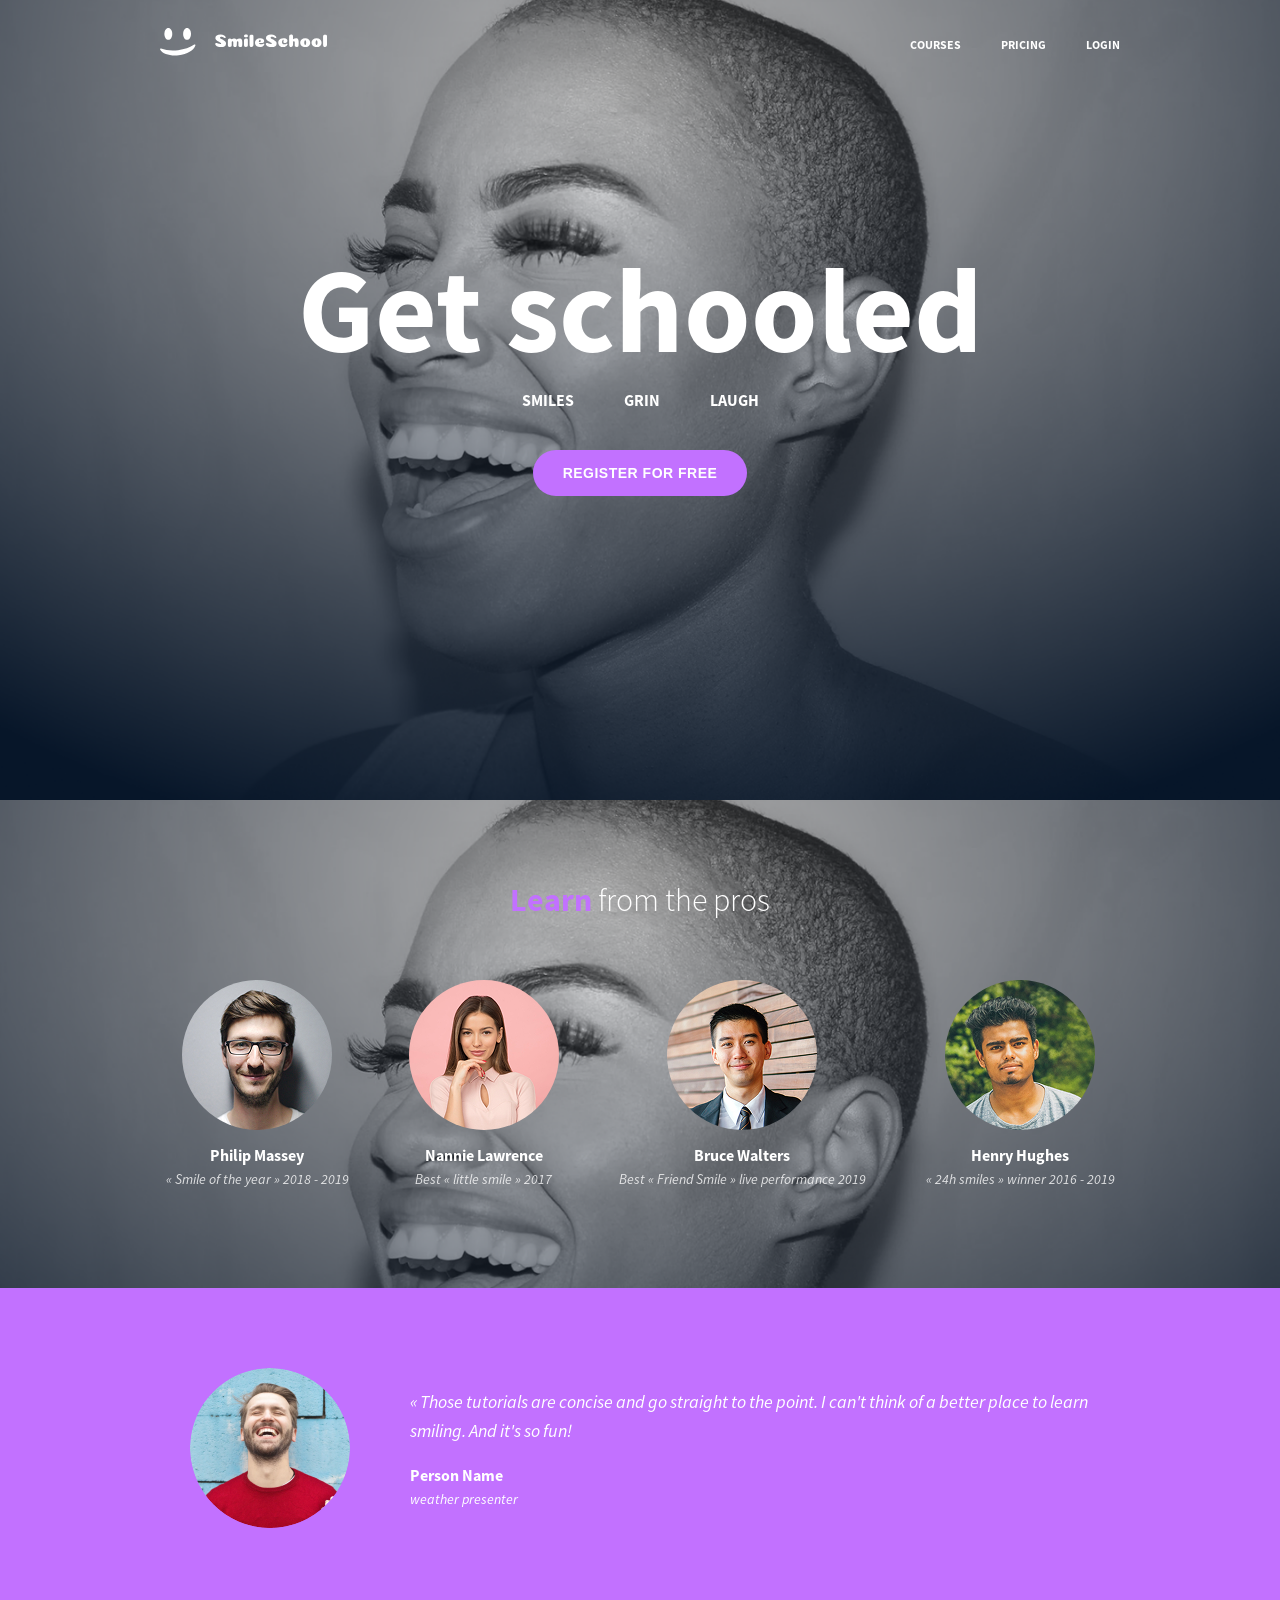
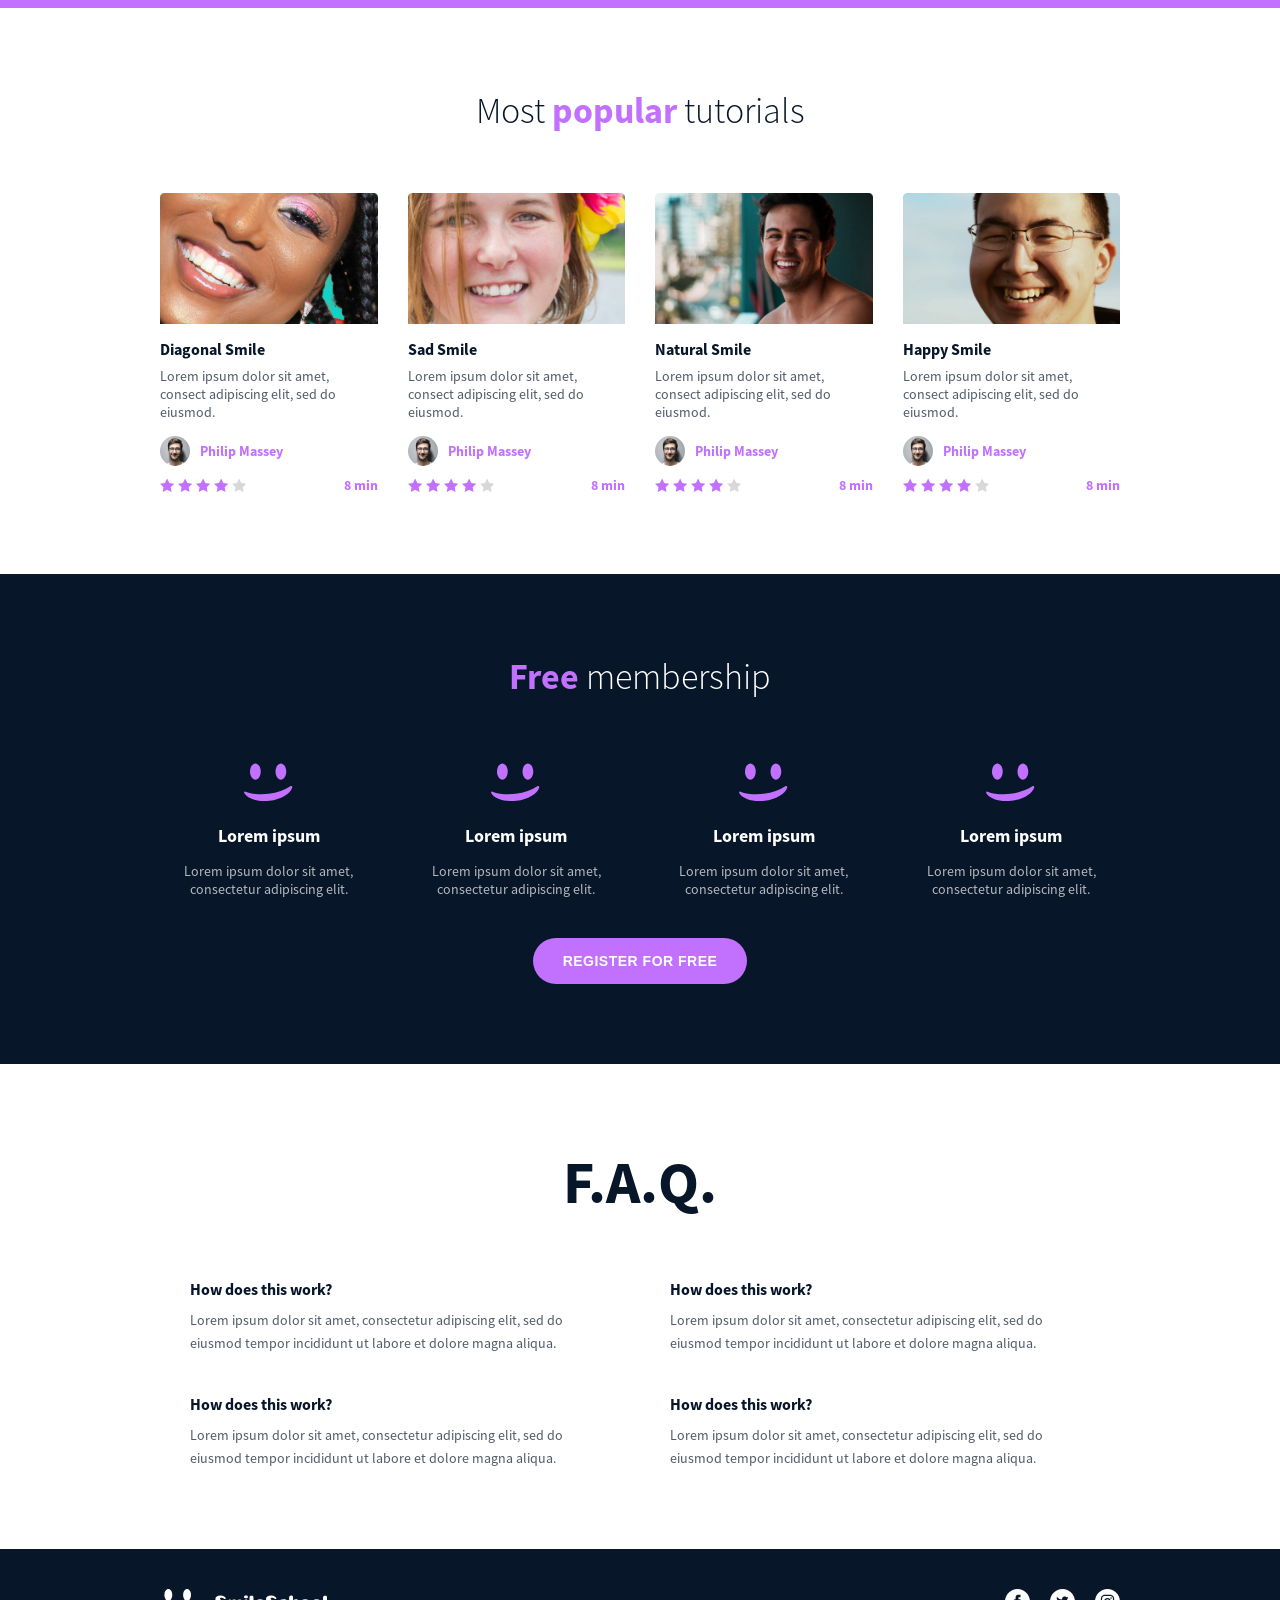
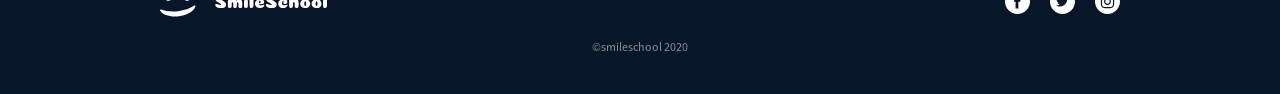
<file: css_advanced/task_2/index.html>
<!DOCTYPE html>
<html lang="en">
<head>
    <meta charset="UTF-8">
    <meta name="viewport" content="width=device-width, initial-scale=1.0">
    <title>School Page</title>
    <link rel="stylesheet" href="https://fonts.googleapis.com/css2?family=Source+Sans+Pro:ital,wght@0,300;0,400;0,700;1,400&display=swap">
    <link rel="stylesheet" href="styles.css">
</head>
<body>
    <header>
        <a href="/" class="logo">
            <img src="../assets/logo.svg" alt="Logo">
        </a>
        <nav>
            <a href="/">COURSES</a>
            <a href="/">PRICING</a>
            <a href="/">LOGIN</a>
        </nav>
    </header>

    <main>
        <section class="hero">
            <div class="hero-content">
                <h1>Get schooled</h1>
                <p class="keywords">
                    <span>SMILES</span>
                    <span>GRIN</span>
                    <span>LAUGH</span>
                </p>
                <button class="btn-primary">REGISTER FOR FREE</button>
            </div>
        </section>

        <section class="pros">
            <h2><span class="purple-word">Learn</span> from the pros</h2>
            <div class="people">
                <div class="pro-card">
                    <img src="../assets/profile_1.png" alt="Person" class="round-image">
                    <h3>Philip Massey</h3>
                    <p class="subtitle">« Smile of the year » 2018 - 2019</p>
                </div>
                <div class="pro-card">
                    <img src="../assets/profile_2.png" alt="Person" class="round-image">
                    <h3>Nannie Lawrence</h3>
                    <p class="subtitle">Best « little smile » 2017</p>
                </div>
                <div class="pro-card">
                    <img src="../assets/profile_3.png" alt="Person" class="round-image">
                    <h3>Bruce Walters</h3>
                    <p class="subtitle">Best « Friend Smile » live performance 2019</p>
                </div>
                <div class="pro-card">
                    <img src="../assets/profile_4.png" alt="Person" class="round-image">
                    <h3>Henry Hughes</h3>
                    <p class="subtitle">« 24h smiles » winner 2016 - 2019</p>
                </div>
            </div>
        </section>

        <section class="author">
            <div>
                <img src="../assets/author.png" alt="Person">
                <div>
                    <blockquote>« Those tutorials are concise and go straight to the point. I can't think of a better place to learn smiling. And it's so fun!</blockquote>
                    <p class="name">Person Name</p>
                    <p class="occupation">weather presenter</p>
                </div>
            </div>
        </section>

        <section class="tutorials">
            <h1>Most <span class="purple-word">popular</span> tutorials</h1>
            <div class="group">
                <div class="item">
                    <img src="../assets/preview_1.png" alt="Tutorial Preview">
                    <h2>Diagonal Smile</h2>
                    <p class="desc">Lorem ipsum dolor sit amet, consect adipiscing elit, sed do eiusmod.</p>
                    <div class="publisher">
                        <img src="../assets/profile_1.png" alt="Person" class="round-image">
                        <h3>Philip Massey</h3>
                    </div>
                    <div class="review-length">
                        <div class="stars">
                            <img src="../assets/star_a.svg" alt="Star Full">
                            <img src="../assets/star_a.svg" alt="Star Full">
                            <img src="../assets/star_a.svg" alt="Star Full">
                            <img src="../assets/star_a.svg" alt="Star Full">
                            <img src="../assets/star_b.svg" alt="Star Empty">
                        </div>
                        <p class="length">8 min</p>
                    </div>
                </div>
                <div class="item">
                    <img src="../assets/preview_2.png" alt="Tutorial Preview">
                    <h2>Sad Smile</h2>
                    <p class="desc">Lorem ipsum dolor sit amet, consect adipiscing elit, sed do eiusmod.</p>
                    <div class="publisher">
                        <img src="../assets/profile_1.png" alt="Person" class="round-image">
                        <h3>Philip Massey</h3>
                    </div>
                    <div class="review-length">
                        <div class="stars">
                            <img src="../assets/star_a.svg" alt="Star Full">
                            <img src="../assets/star_a.svg" alt="Star Full">
                            <img src="../assets/star_a.svg" alt="Star Full">
                            <img src="../assets/star_a.svg" alt="Star Full">
                            <img src="../assets/star_b.svg" alt="Star Empty">
                        </div>
                        <p class="length">8 min</p>
                    </div>
                </div>
                <div class="item">
                    <img src="../assets/preview_3.png" alt="Tutorial Preview">
                    <h2>Natural Smile</h2>
                    <p class="desc">Lorem ipsum dolor sit amet, consect adipiscing elit, sed do eiusmod.</p>
                    <div class="publisher">
                        <img src="../assets/profile_1.png" alt="Person" class="round-image">
                        <h3>Philip Massey</h3>
                    </div>
                    <div class="review-length">
                        <div class="stars">
                            <img src="../assets/star_a.svg" alt="Star Full">
                            <img src="../assets/star_a.svg" alt="Star Full">
                            <img src="../assets/star_a.svg" alt="Star Full">
                            <img src="../assets/star_a.svg" alt="Star Full">
                            <img src="../assets/star_b.svg" alt="Star Empty">
                        </div>
                        <p class="length">8 min</p>
                    </div>
                </div>
                <div class="item">
                    <img src="../assets/preview_4.png" alt="Tutorial Preview">
                    <h2>Happy Smile</h2>
                    <p class="desc">Lorem ipsum dolor sit amet, consect adipiscing elit, sed do eiusmod.</p>
                    <div class="publisher">
                        <img src="../assets/profile_1.png" alt="Person" class="round-image">
                        <h3>Philip Massey</h3>
                    </div>
                    <div class="review-length">
                        <div class="stars">
                            <img src="../assets/star_a.svg" alt="Star Full">
                            <img src="../assets/star_a.svg" alt="Star Full">
                            <img src="../assets/star_a.svg" alt="Star Full">
                            <img src="../assets/star_a.svg" alt="Star Full">
                            <img src="../assets/star_b.svg" alt="Star Empty">
                        </div>
                        <p class="length">8 min</p>
                    </div>
                </div>
            </div>
        </section>

        <section class="memberships">
            <h1><span class="purple-word">Free</span> membership</h1>
            <div class="members">
                <div class="member">
                    <img src="../assets/smile.svg" alt="Smile">
                    <h2>Lorem ipsum</h2>
                    <p>Lorem ipsum dolor sit amet, consectetur adipiscing elit.</p>
                </div>
                <div class="member">
                    <img src="../assets/smile.svg" alt="Smile">
                    <h2>Lorem ipsum</h2>
                    <p>Lorem ipsum dolor sit amet, consectetur adipiscing elit.</p>
                </div>
                <div class="member">
                    <img src="../assets/smile.svg" alt="Smile">
                    <h2>Lorem ipsum</h2>
                    <p>Lorem ipsum dolor sit amet, consectetur adipiscing elit.</p>
                </div>
                <div class="member">
                    <img src="../assets/smile.svg" alt="Smile">
                    <h2>Lorem ipsum</h2>
                    <p>Lorem ipsum dolor sit amet, consectetur adipiscing elit.</p>
                </div>
            </div>
            <button class="btn-primary">REGISTER FOR FREE</button>
        </section>

        <section class="faq">
            <h1>F.A.Q.</h1>
            <div class="faq-bloc">
                <div class="faq-row">
                    <div class="faq-item">
                        <h2>How does this work?</h2>
                        <p>Lorem ipsum dolor sit amet, consectetur adipiscing elit, sed do eiusmod tempor incididunt ut labore et dolore magna aliqua.</p>
                    </div>
                    <div class="faq-item">
                        <h2>How does this work?</h2>
                        <p>Lorem ipsum dolor sit amet, consectetur adipiscing elit, sed do eiusmod tempor incididunt ut labore et dolore magna aliqua.</p>
                    </div>
                </div>
                <div class="faq-row">
                    <div class="faq-item">
                        <h2>How does this work?</h2>
                        <p>Lorem ipsum dolor sit amet, consectetur adipiscing elit, sed do eiusmod tempor incididunt ut labore et dolore magna aliqua.</p>
                    </div>
                    <div class="faq-item">
                        <h2>How does this work?</h2>
                        <p>Lorem ipsum dolor sit amet, consectetur adipiscing elit, sed do eiusmod tempor incididunt ut labore et dolore magna aliqua.</p>
                    </div>
                </div>
            </div>
        </section>
    </main>

    <footer>
        <div class="footer-all">
            <div class="logos">
                <img src="../assets/logo.svg" alt="Logo">
                <div class="socials">
                    <a href="/"><img src="../assets/icon_facebook.svg" alt="Facebook"></a>
                    <a href="/"><img src="../assets/icon_twitter.svg" alt="Twitter"></a>
                    <a href="/"><img src="../assets/icon_instagram.svg" alt="Instagram"></a>
                </div>
            </div>
            <p>©smileschool 2020</p>
        </div>
    </footer>
</body>
</html>
</file>
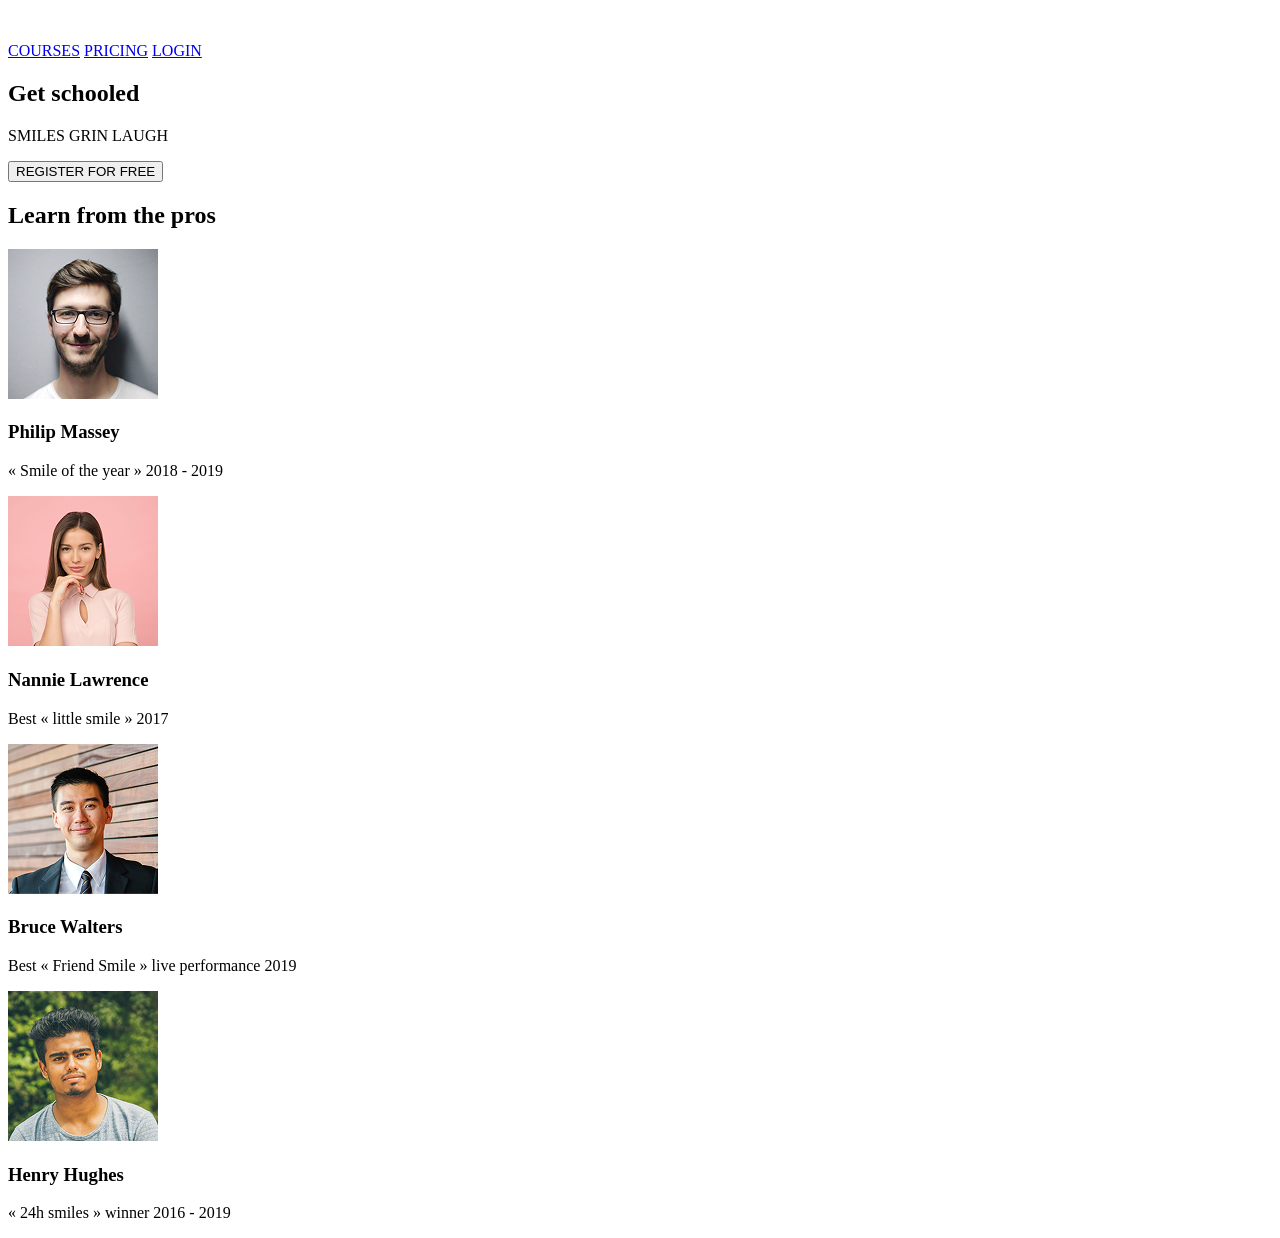
<file: html_advanced/task_1/index.html>
<!DOCTYPE html>
<html lang="en">
<head>
    <meta charset="UTF-8">
    <meta name="viewport" content="width=device-width, initial-scale=1.0">
    <title>School Page</title>
</head>
<body>
    <header>
        <a href="/">
            <img src="../assets/logo.svg" alt="Logo">
        </a>
        <div>
            <a href="/">COURSES</a>
            <a href="/">PRICING</a>
            <a href="/">LOGIN</a>
        </div>
    </header>
    <main>
        <section class="hero">
            <div class="title">
                <h1>Get schooled</h1>
                <p>SMILES GRIN LAUGH</p>
                <button>REGISTER FOR FREE</button>
            </div>
            <div class="pros">
                <h2><span class="purple-word">Learn</span> from the pros</h2>
                <div class="people">
                    <div>
                        <img src="../assets/profile_1.png" alt="Person" class="round-image">
                        <h3>Philip Massey</h3>
                        <p>« Smile of the year » 2018 - 2019</p>
                    </div>
                    <div>
                        <img src="../assets/profile_2.png" alt="Person" class="round-image">
                        <h3>Nannie Lawrence</h3>
                        <p>Best « little smile » 2017</p>
                    </div>
                    <div>
                        <img src="../assets/profile_3.png" alt="Person" class="round-image">
                        <h3>Bruce Walters</h3>
                        <p>Best « Friend Smile » live performance 2019</p>
                    </div>
                    <div>
                        <img src="../assets/profile_4.png" alt="Person" class="round-image">
                        <h3>Henry Hughes</h3>
                        <p>« 24h smiles » winner 2016 - 2019</p>
                    </div>
                </div>
            </div>
        </section>
    </main>
</body>
</html>
</file>
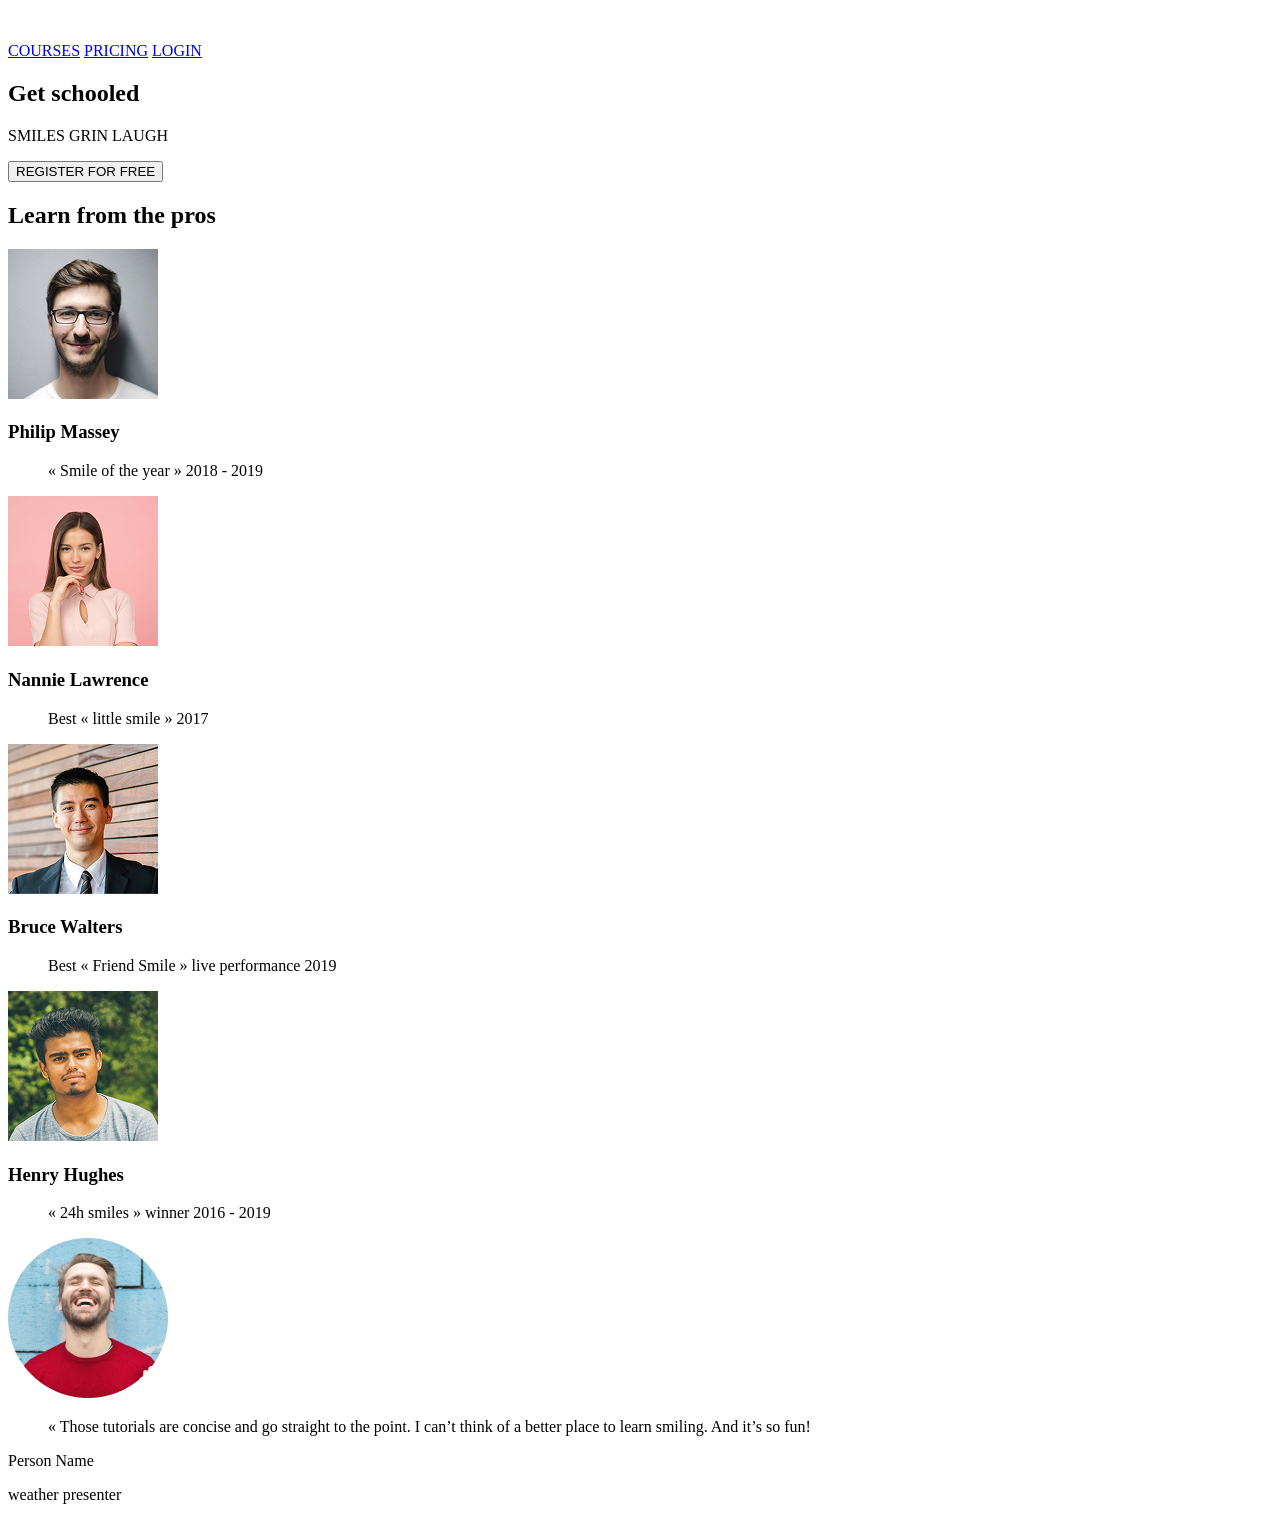
<file: html_advanced/task_3/index.html>
<!DOCTYPE html>
<html lang="en">
<head>
    <meta charset="UTF-8">
    <meta name="viewport" content="width=device-width, initial-scale=1.0">
    <title>School Page</title>
</head>
<body>
    <header>
        <a href="/">
            <img src="../assets/logo.svg" alt="Logo">
        </a>
        <div>
            <a href="/">COURSES</a>
            <a href="/">PRICING</a>
            <a href="/">LOGIN</a>
        </div>
    </header>
    <main>
        <section class="hero">
            <div class="title">
                <h1>Get schooled</h1>
                <p>SMILES GRIN LAUGH</p>
                <button>REGISTER FOR FREE</button>
            </div>
            <div class="pros">
                <h2><span class="purple-word">Learn</span> from the pros</h2>
                <div class="people">
                    <div>
                        <img src="../assets/profile_1.png" alt="Person" class="round-image">
                        <h3>Philip Massey</h3>
                        <blockquote>« Smile of the year » 2018 - 2019</blockquote>
                    </div>
                    <div>
                        <img src="../assets/profile_2.png" alt="Person" class="round-image">
                        <h3>Nannie Lawrence</h3>
                        <blockquote>Best « little smile » 2017</blockquote>
                    </div>
                    <div>
                        <img src="../assets/profile_3.png" alt="Person" class="round-image">
                        <h3>Bruce Walters</h3>
                        <blockquote>Best « Friend Smile » live performance 2019</blockquote>
                    </div>
                    <div>
                        <img src="../assets/profile_4.png" alt="Person" class="round-image">
                        <h3>Henry Hughes</h3>
                        <blockquote>« 24h smiles » winner 2016 - 2019</blockquote>
                    </div>
                </div>
            </div>
        </section>
        <section class="author">
            <div>
                <img src="../assets/author.png" alt="Person">
                <div>
                    <blockquote>« Those tutorials are concise and go straight to the point. I can’t think of a better place to learn smiling. And it’s so fun!</blockquote>
                    <p class="name">Person Name</p>
                    <p class="occupation">weather presenter</p>
                </div>
            </div>
        </section>
    </main>
</body>
</html>
</file>
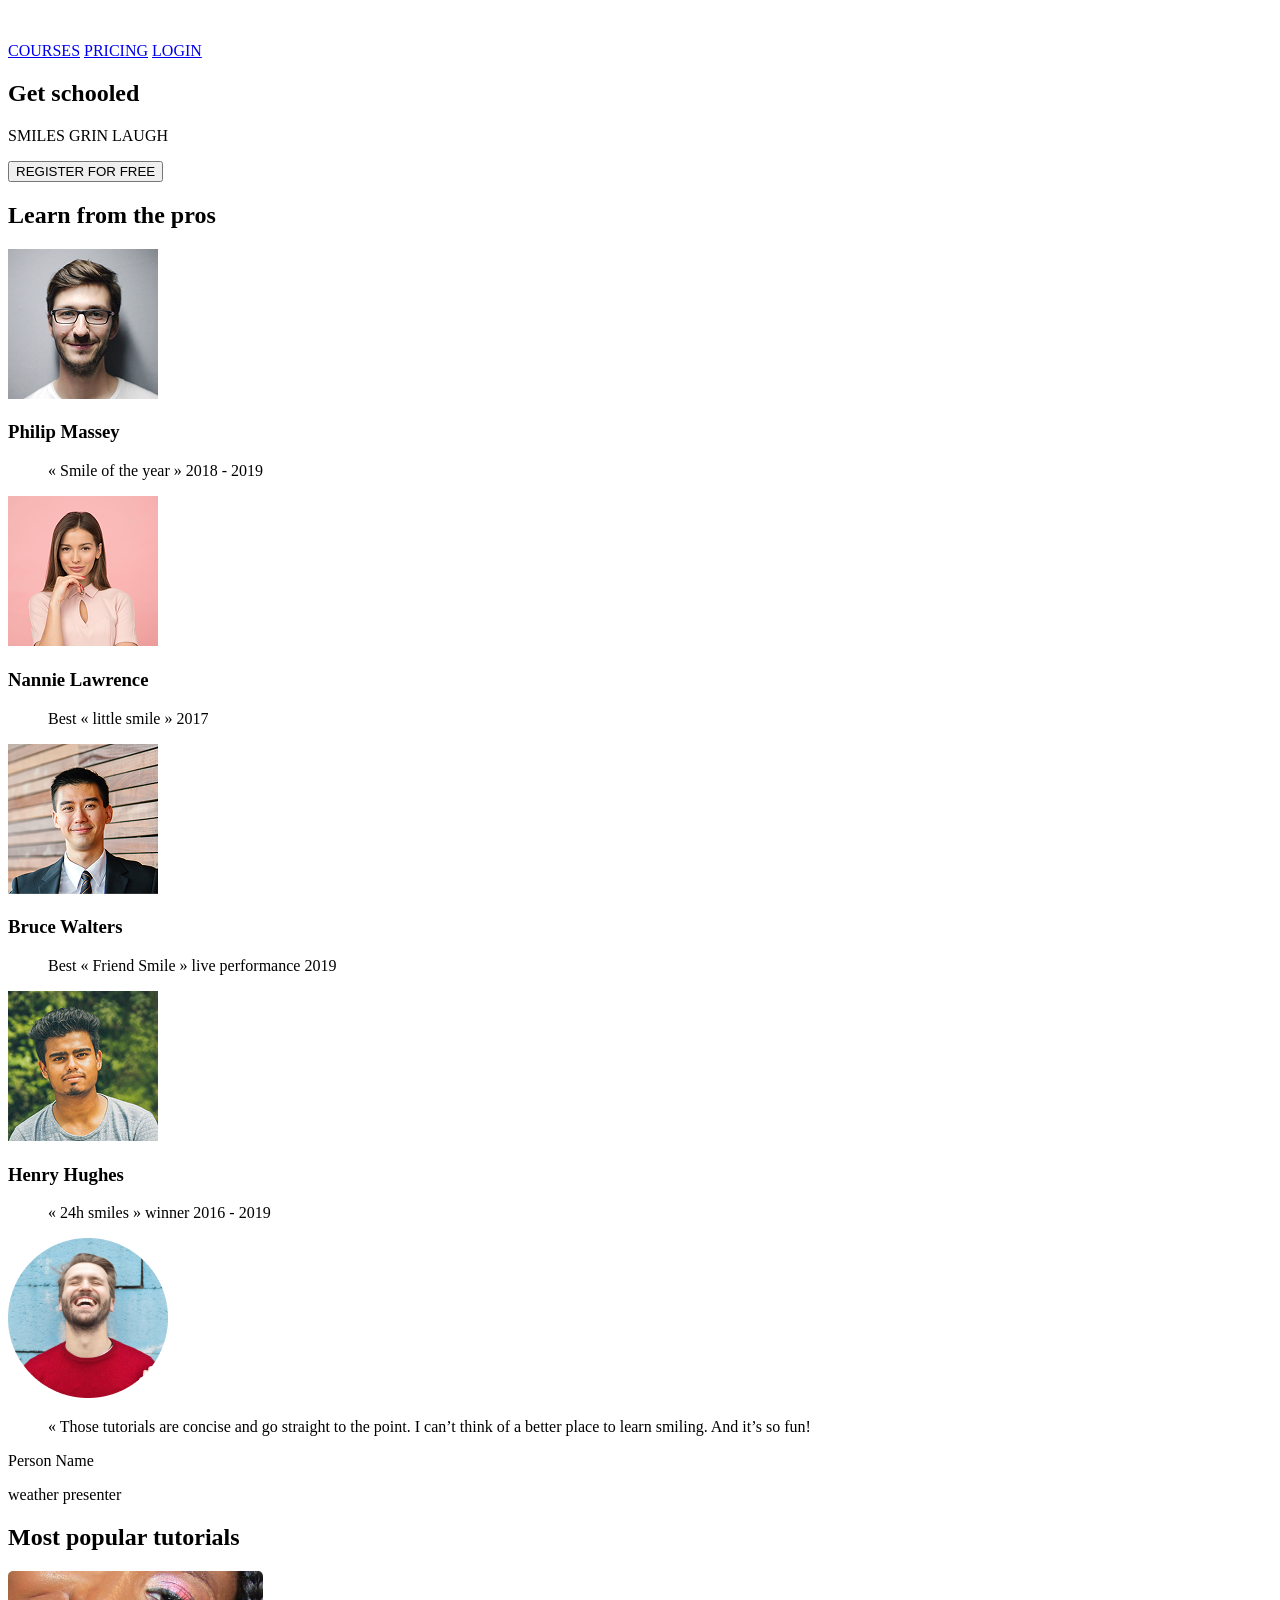
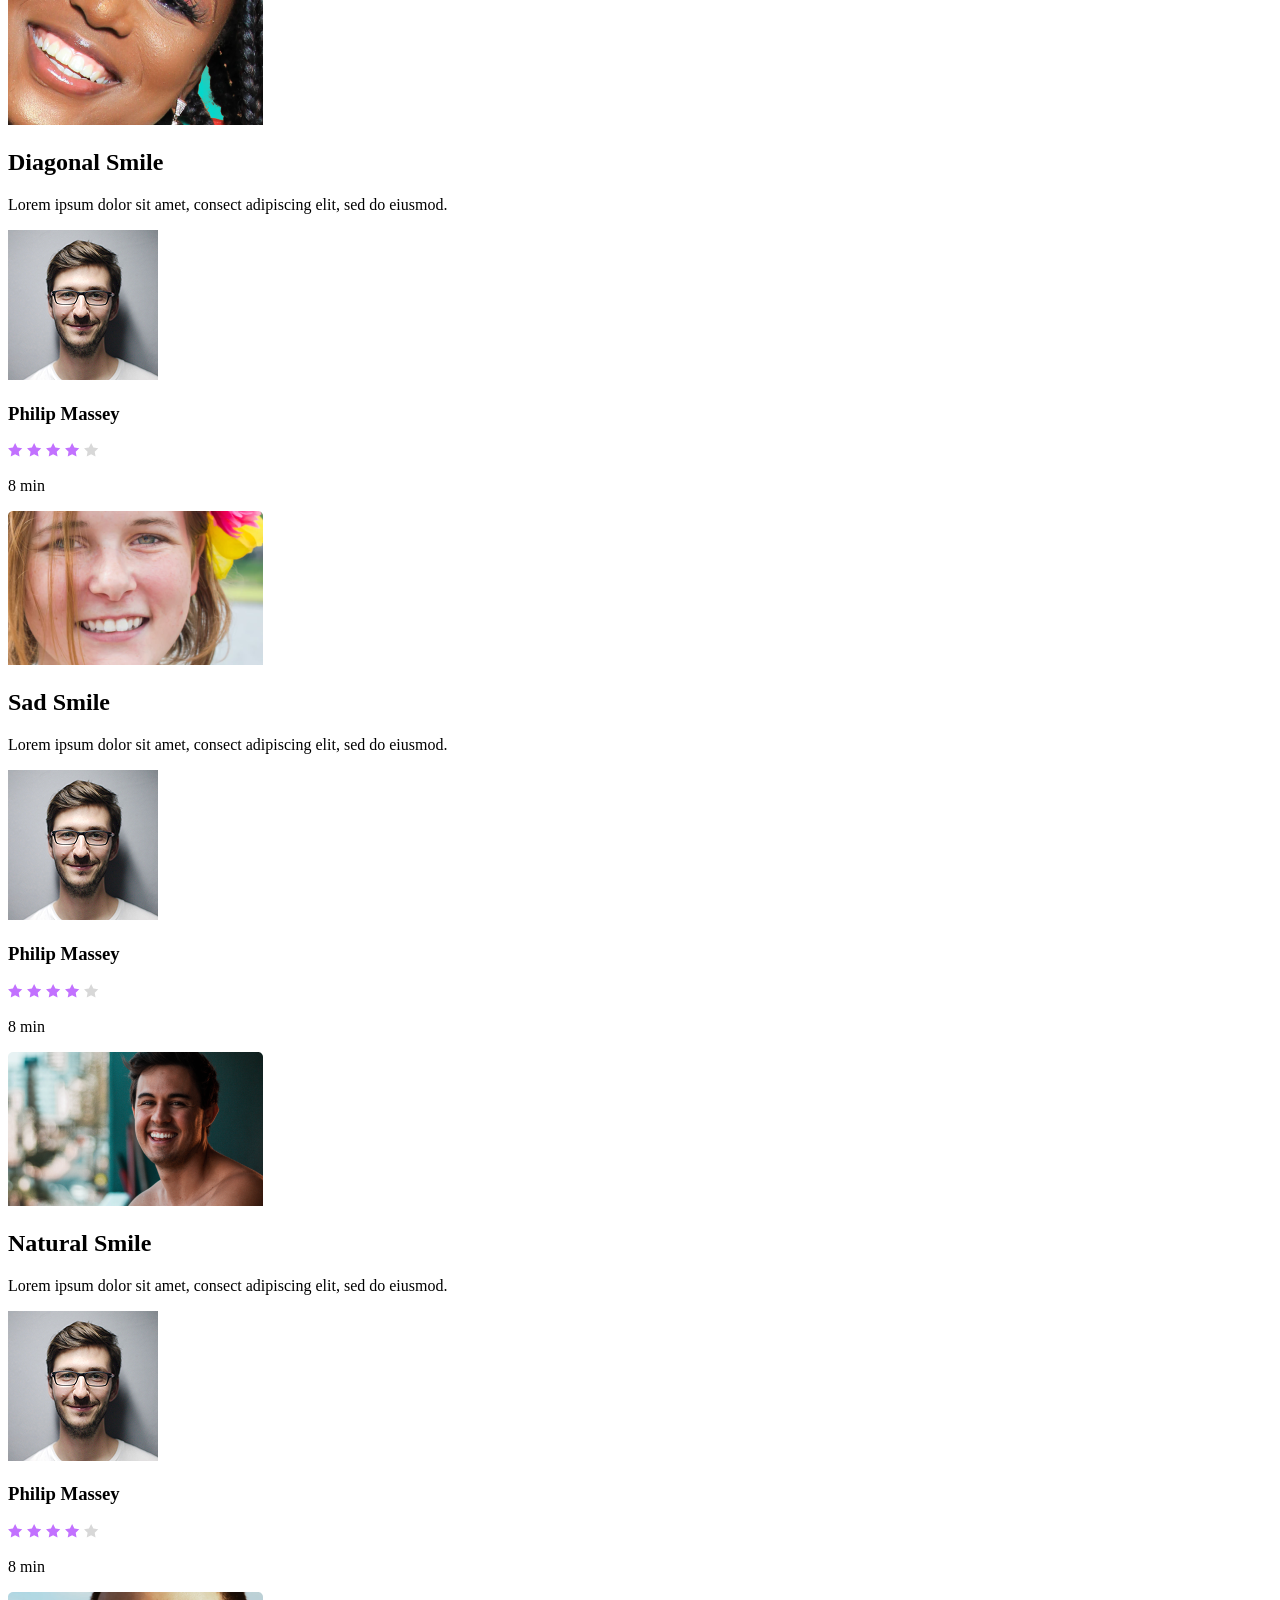
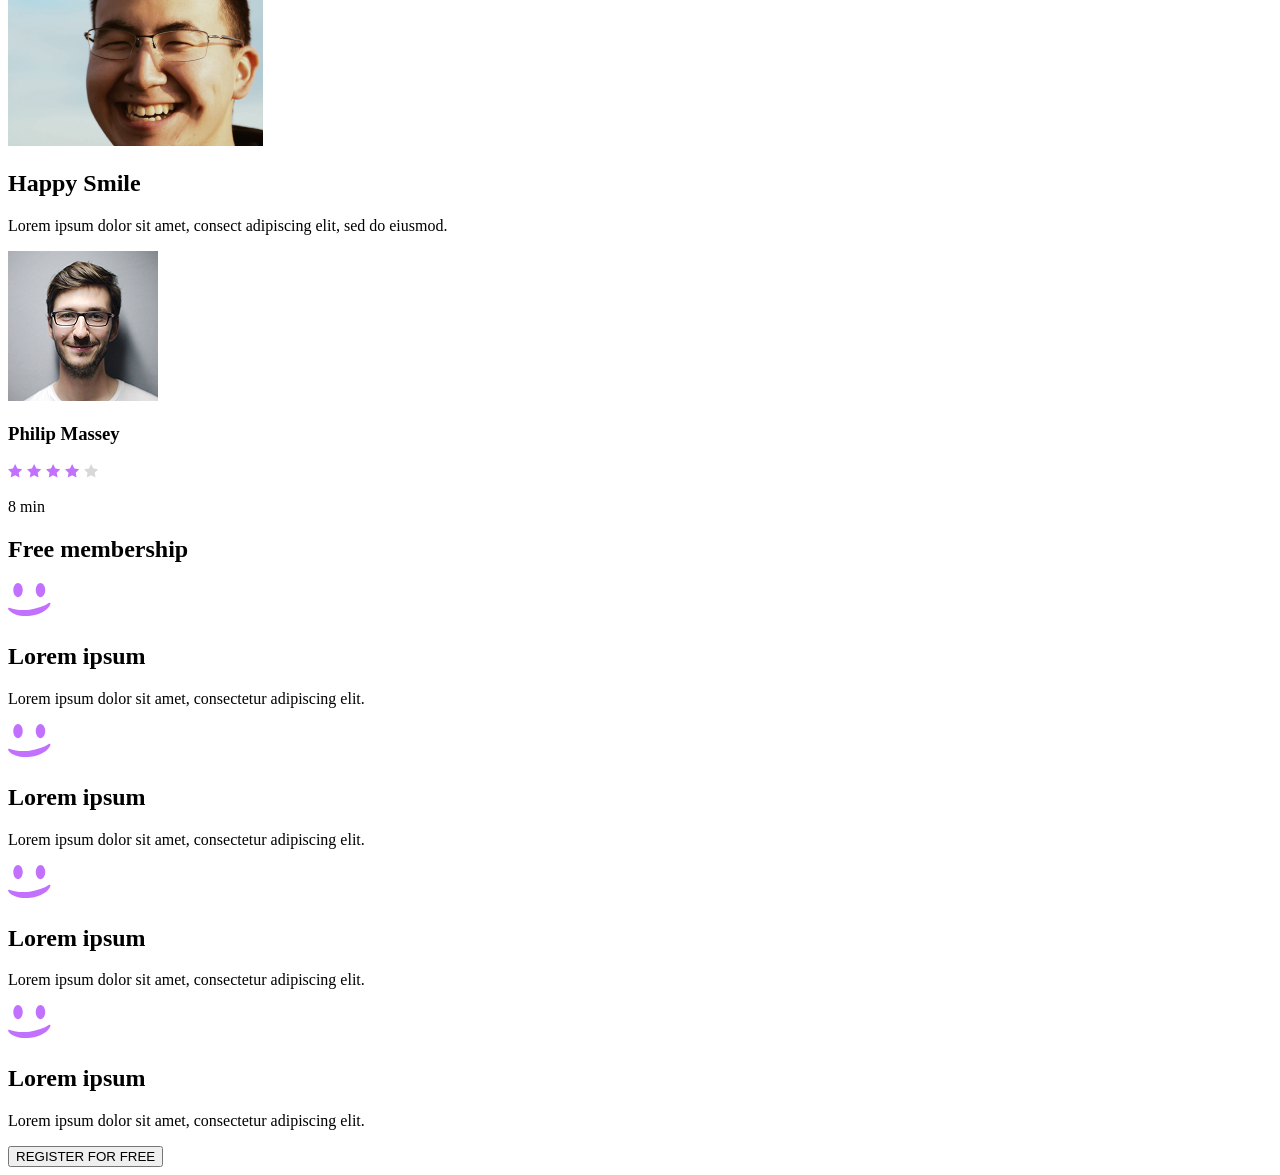
<file: html_advanced/task_5/index.html>
<!DOCTYPE html>
<html lang="en">
<head>
    <meta charset="UTF-8">
    <meta name="viewport" content="width=device-width, initial-scale=1.0">
    <title>School Page</title>
</head>
<body>
    <header>
        <a href="/">
            <img src="../assets/logo.svg" alt="Logo">
        </a>
        <div>
            <a href="/">COURSES</a>
            <a href="/">PRICING</a>
            <a href="/">LOGIN</a>
        </div>
    </header>
    <main>
        <section class="hero">
            <div class="title">
                <h1>Get schooled</h1>
                <p>SMILES GRIN LAUGH</p>
                <button>REGISTER FOR FREE</button>
            </div>
            <div class="pros">
                <h2><span class="purple-word">Learn</span> from the pros</h2>
                <div class="people">
                    <div>
                        <img src="../assets/profile_1.png" alt="Person" class="round-image">
                        <h3>Philip Massey</h3>
                        <blockquote>« Smile of the year » 2018 - 2019</blockquote>
                    </div>
                    <div>
                        <img src="../assets/profile_2.png" alt="Person" class="round-image">
                        <h3>Nannie Lawrence</h3>
                        <blockquote>Best « little smile » 2017</blockquote>
                    </div>
                    <div>
                        <img src="../assets/profile_3.png" alt="Person" class="round-image">
                        <h3>Bruce Walters</h3>
                        <blockquote>Best « Friend Smile » live performance 2019</blockquote>
                    </div>
                    <div>
                        <img src="../assets/profile_4.png" alt="Person" class="round-image">
                        <h3>Henry Hughes</h3>
                        <blockquote>« 24h smiles » winner 2016 - 2019</blockquote>
                    </div>
                </div>
            </div>
        </section>
        <section class="author">
            <div>
                <img src="../assets/author.png" alt="Person">
                <div>
                    <blockquote>« Those tutorials are concise and go straight to the point. I can’t think of a better place to learn smiling. And it’s so fun!</blockquote>
                    <p class="name">Person Name</p>
                    <p class="occupation">weather presenter</p>
                </div>
            </div>
        </section>
        <section class="tutorials">
            <h1>Most <span class="purple-word">popular</span> tutorials</h1>
            <div class="group">
                <div class="item">
                    <img src="../assets/preview_1.png" alt="Tutorial Preview">
                    <h2>Diagonal Smile</h2>
                    <p class="desc">Lorem ipsum dolor sit amet, consect adipiscing elit, sed do eiusmod.</p>
                    <div class="publisher">
                        <img src="../assets/person_1.png" alt="Person" class="round-image">
                        <h3>Philip Massey</h3>
                    </div>
                    <div class="review-length">
                        <div class="stars">
                            <img src="../assets/star_a.svg" alt="Star Full">
                            <img src="../assets/star_a.svg" alt="Star Full">
                            <img src="../assets/star_a.svg" alt="Star Full">
                            <img src="../assets/star_a.svg" alt="Star Full">
                            <img src="../assets/star_b.svg" alt="Star Empty">
                        </div>
                        <p class="length">8 min</p>
                    </div>
                </div>
                <div class="item">
                    <img src="../assets/preview_2.png" alt="Tutorial Preview">
                    <h2>Sad Smile</h2>
                    <p class="desc">Lorem ipsum dolor sit amet, consect adipiscing elit, sed do eiusmod.</p>
                    <div class="publisher">
                        <img src="../assets/person_1.png" alt="Person" class="round-image">
                        <h3>Philip Massey</h3>
                    </div>
                    <div class="review-length">
                        <div class="stars">
                            <img src="../assets/star_a.svg" alt="Star Full">
                            <img src="../assets/star_a.svg" alt="Star Full">
                            <img src="../assets/star_a.svg" alt="Star Full">
                            <img src="../assets/star_a.svg" alt="Star Full">
                            <img src="../assets/star_b.svg" alt="Star Empty">
                        </div>
                        <p class="length">8 min</p>
                    </div>
                </div>
                <div class="item">
                    <img src="../assets/preview_3.png" alt="Tutorial Preview">
                    <h2>Natural Smile</h2>
                    <p class="desc">Lorem ipsum dolor sit amet, consect adipiscing elit, sed do eiusmod.</p>
                    <div class="publisher">
                        <img src="../assets/person_1.png" alt="Person" class="round-image">
                        <h3>Philip Massey</h3>
                    </div>
                    <div class="review-length">
                        <div class="stars">
                            <img src="../assets/star_a.svg" alt="Star Full">
                            <img src="../assets/star_a.svg" alt="Star Full">
                            <img src="../assets/star_a.svg" alt="Star Full">
                            <img src="../assets/star_a.svg" alt="Star Full">
                            <img src="../assets/star_b.svg" alt="Star Empty">
                        </div>
                        <p class="length">8 min</p>
                    </div>
                </div>
                <div class="item">
                    <img src="../assets/preview_4.png" alt="Tutorial Preview">
                    <h2>Happy Smile</h2>
                    <p class="desc">Lorem ipsum dolor sit amet, consect adipiscing elit, sed do eiusmod.</p>
                    <div class="publisher">
                        <img src="../assets/person_1.png" alt="Person" class="round-image">
                        <h3>Philip Massey</h3>
                    </div>
                    <div class="review-length">
                        <div class="stars">
                            <img src="../assets/star_a.svg" alt="Star Full">
                            <img src="../assets/star_a.svg" alt="Star Full">
                            <img src="../assets/star_a.svg" alt="Star Full">
                            <img src="../assets/star_a.svg" alt="Star Full">
                            <img src="../assets/star_b.svg" alt="Star Empty">
                        </div>
                        <p class="length">8 min</p>
                    </div>
                </div>
            </div>
        </section>
        <section class="memberships">
            <h1><span class="purple-word">Free</span> membership</h1>
            <div class="members">
                <div class="member">
                    <img src="../assets/smile.svg" alt="Smile">
                    <h2>Lorem ipsum</h2>
                    <p>Lorem ipsum dolor sit amet, consectetur adipiscing elit.</p>
                </div>
                <div class="member">
                    <img src="../assets/smile.svg" alt="Smile">
                    <h2>Lorem ipsum</h2>
                    <p>Lorem ipsum dolor sit amet, consectetur adipiscing elit.</p>
                </div>
                <div class="member">
                    <img src="../assets/smile.svg" alt="Smile">
                    <h2>Lorem ipsum</h2>
                    <p>Lorem ipsum dolor sit amet, consectetur adipiscing elit.</p>
                </div>
                <div class="member">
                    <img src="../assets/smile.svg" alt="Smile">
                    <h2>Lorem ipsum</h2>
                    <p>Lorem ipsum dolor sit amet, consectetur adipiscing elit.</p>
                </div>
            </div>
            <button>REGISTER FOR FREE</button>
        </section>
    </main>
</body>
</html>
</file>
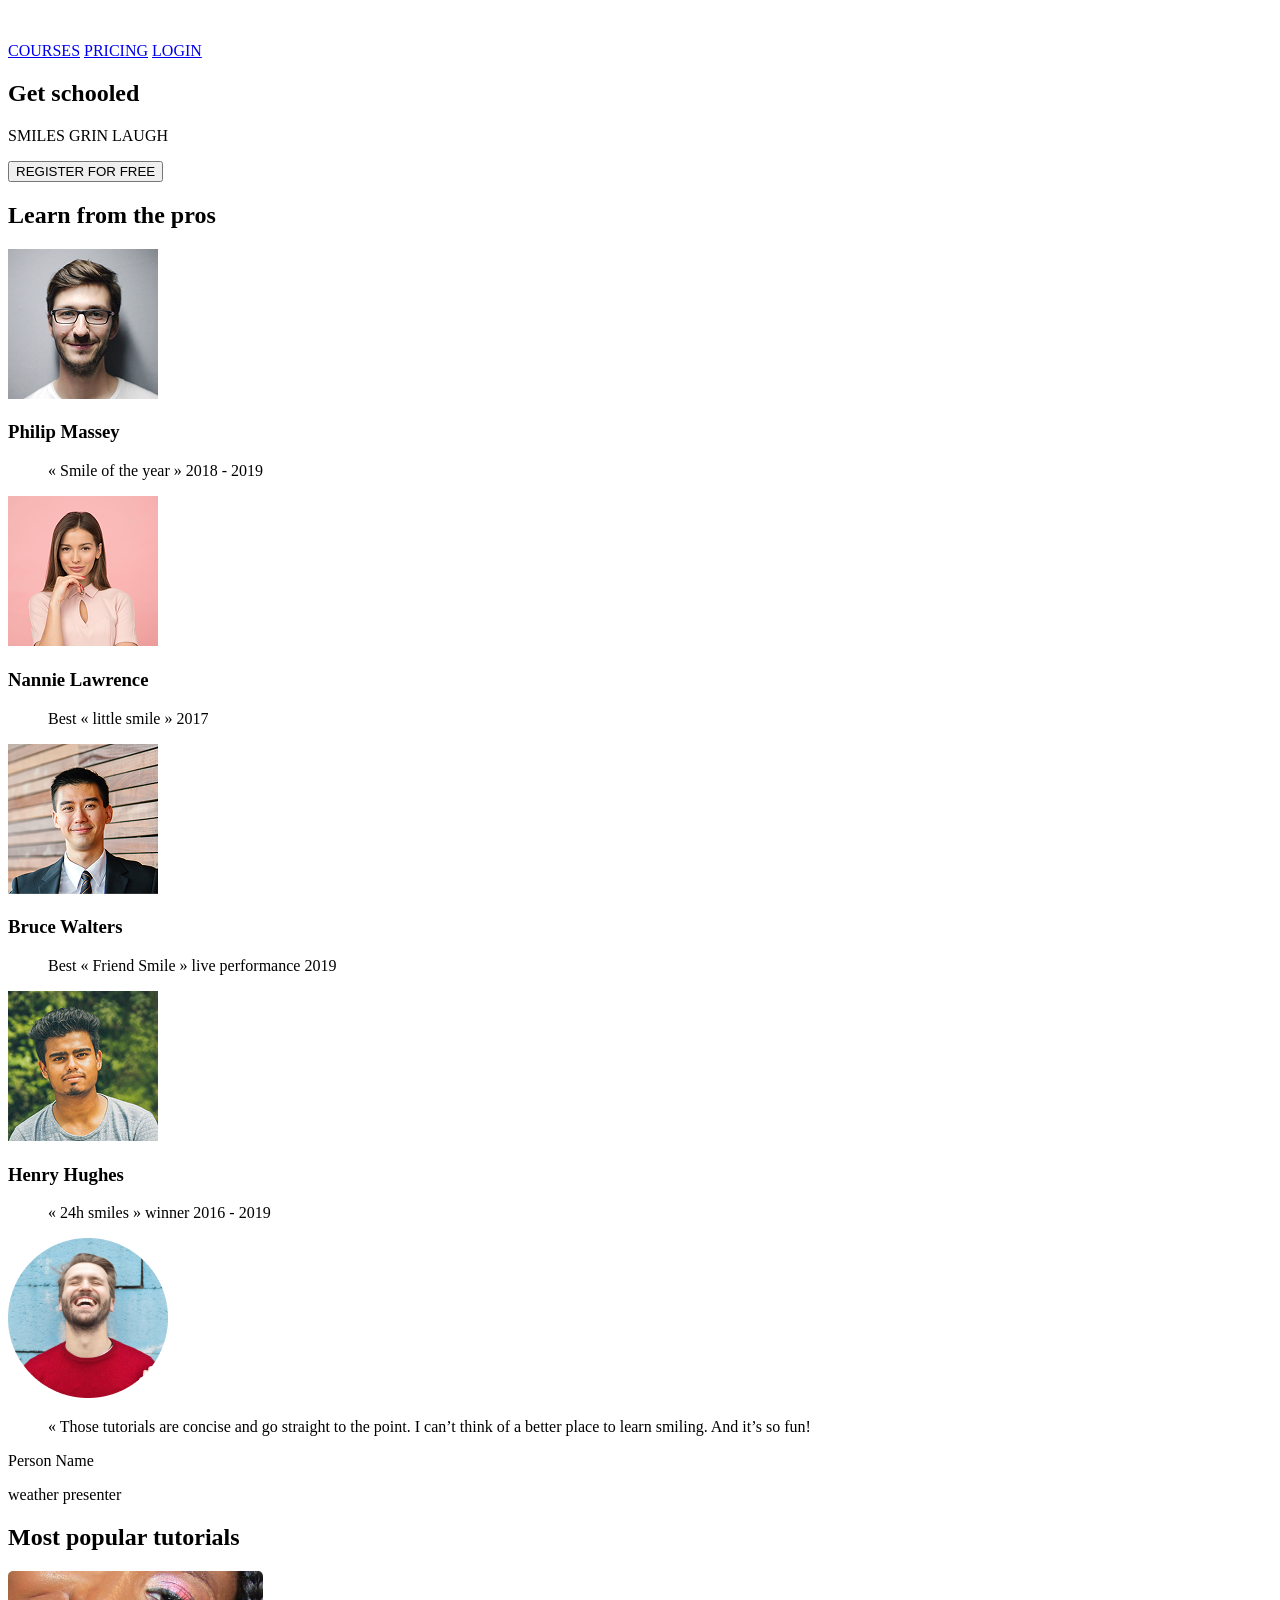
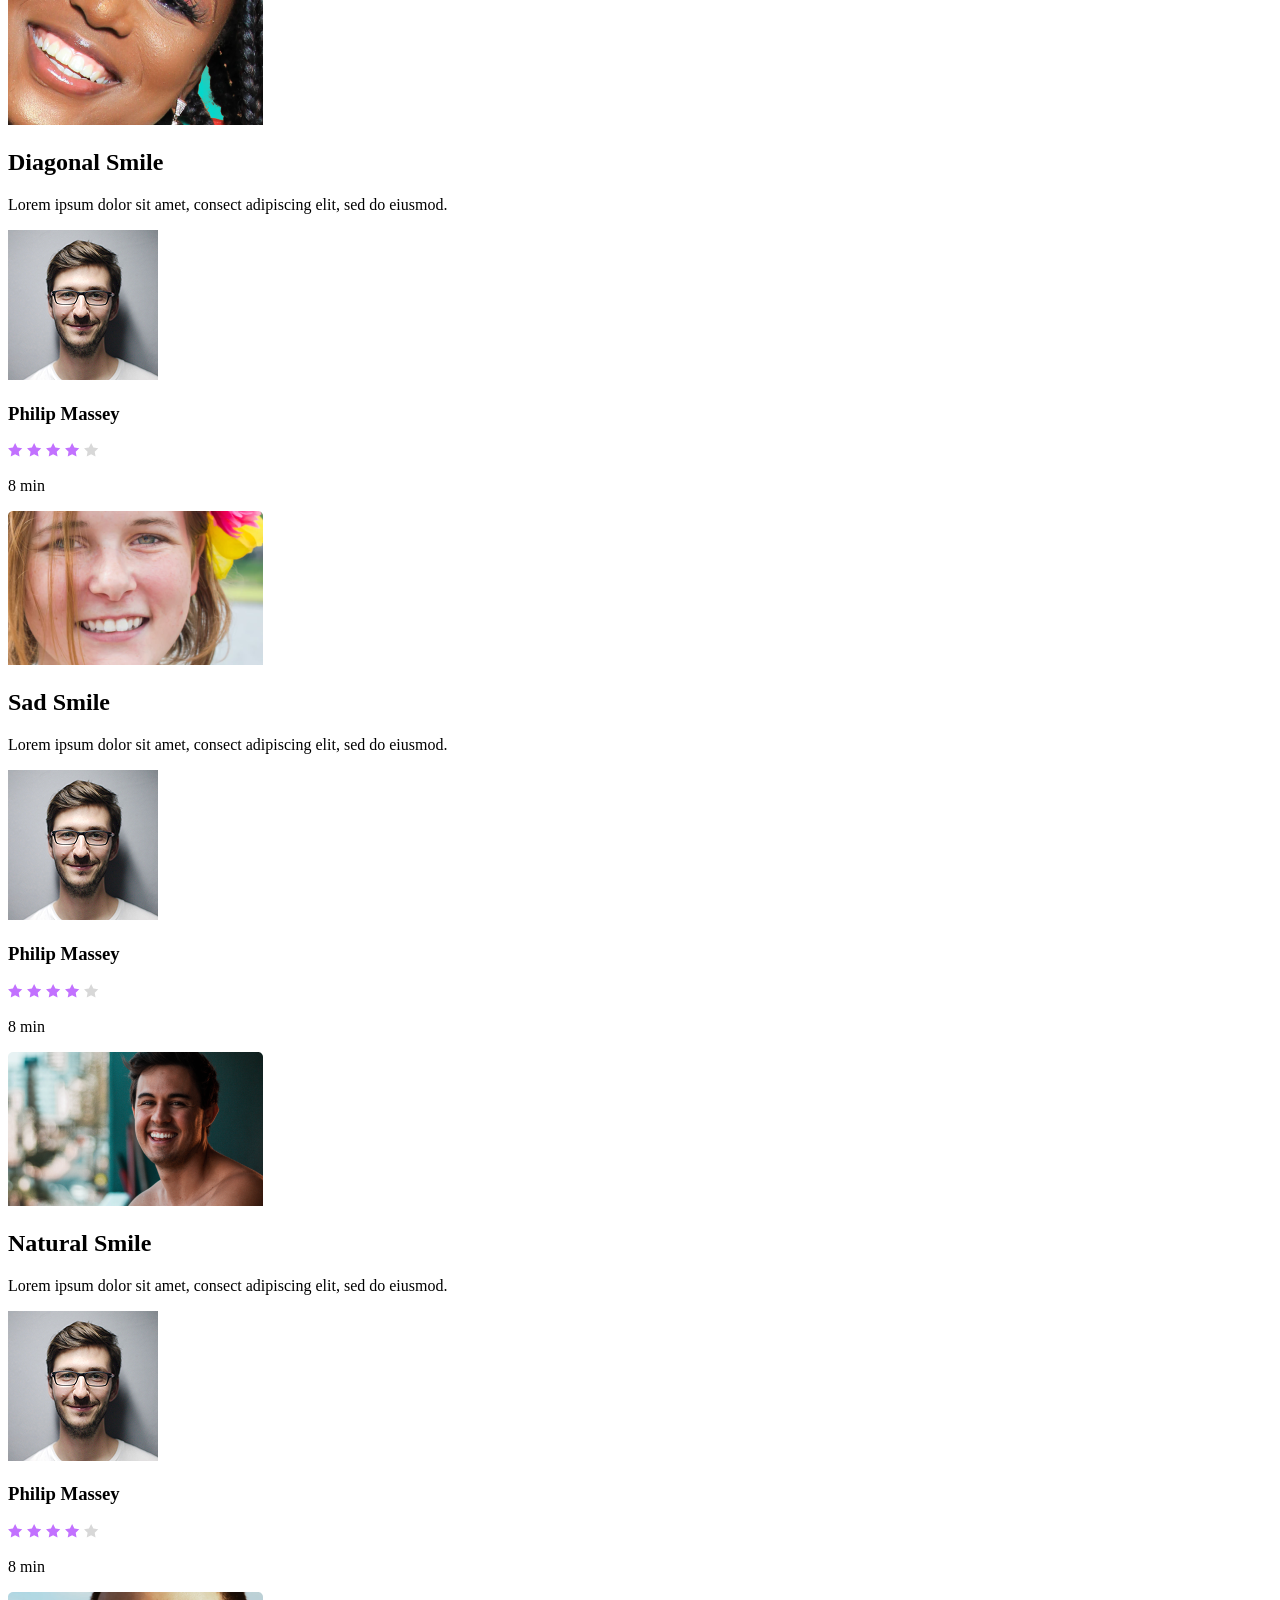
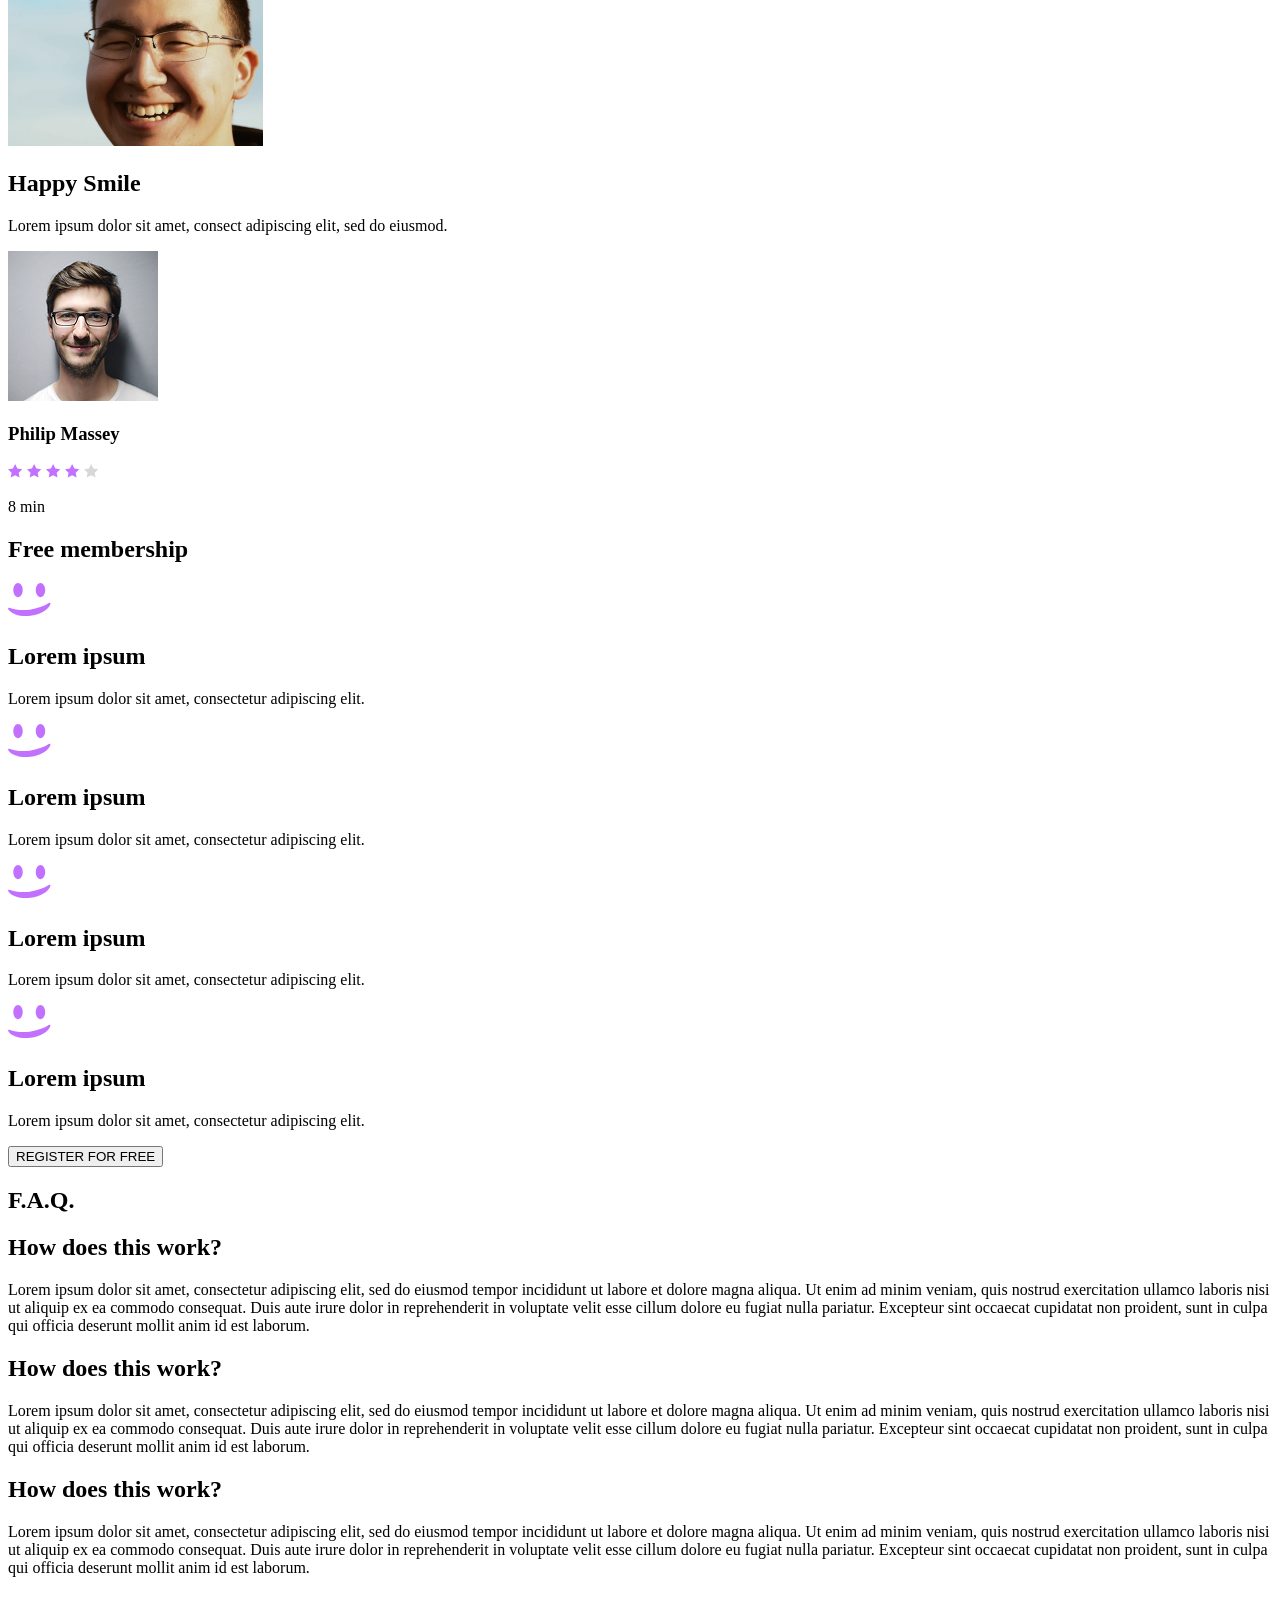
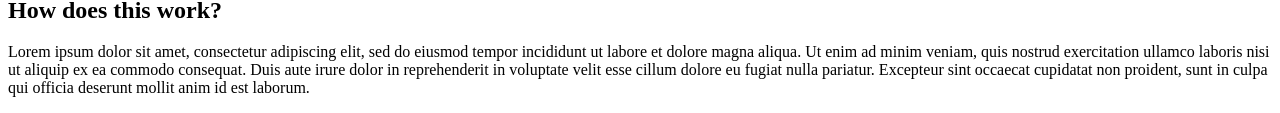
<file: html_advanced/task_6/index.html>
<!DOCTYPE html>
<html lang="en">
<head>
    <meta charset="UTF-8">
    <meta name="viewport" content="width=device-width, initial-scale=1.0">
    <title>School Page</title>
</head>
<body>
    <header>
        <a href="/">
            <img src="../assets/logo.svg" alt="Logo">
        </a>
        <div>
            <a href="/">COURSES</a>
            <a href="/">PRICING</a>
            <a href="/">LOGIN</a>
        </div>
    </header>
    <main>
        <section class="hero">
            <div class="title">
                <h1>Get schooled</h1>
                <p>SMILES GRIN LAUGH</p>
                <button>REGISTER FOR FREE</button>
            </div>
            <div class="pros">
                <h2><span class="purple-word">Learn</span> from the pros</h2>
                <div class="people">
                    <div>
                        <img src="../assets/profile_1.png" alt="Person" class="round-image">
                        <h3>Philip Massey</h3>
                        <blockquote>« Smile of the year » 2018 - 2019</blockquote>
                    </div>
                    <div>
                        <img src="../assets/profile_2.png" alt="Person" class="round-image">
                        <h3>Nannie Lawrence</h3>
                        <blockquote>Best « little smile » 2017</blockquote>
                    </div>
                    <div>
                        <img src="../assets/profile_3.png" alt="Person" class="round-image">
                        <h3>Bruce Walters</h3>
                        <blockquote>Best « Friend Smile » live performance 2019</blockquote>
                    </div>
                    <div>
                        <img src="../assets/profile_4.png" alt="Person" class="round-image">
                        <h3>Henry Hughes</h3>
                        <blockquote>« 24h smiles » winner 2016 - 2019</blockquote>
                    </div>
                </div>
            </div>
        </section>
        <section class="author">
            <div>
                <img src="../assets/author.png" alt="Person">
                <div>
                    <blockquote>« Those tutorials are concise and go straight to the point. I can’t think of a better place to learn smiling. And it’s so fun!</blockquote>
                    <p class="name">Person Name</p>
                    <p class="occupation">weather presenter</p>
                </div>
            </div>
        </section>
        <section class="tutorials">
            <h1>Most <span class="purple-word">popular</span> tutorials</h1>
            <div class="group">
                <div class="item">
                    <img src="../assets/preview_1.png" alt="Tutorial Preview">
                    <h2>Diagonal Smile</h2>
                    <p class="desc">Lorem ipsum dolor sit amet, consect adipiscing elit, sed do eiusmod.</p>
                    <div class="publisher">
                        <img src="../assets/person_1.png" alt="Person" class="round-image">
                        <h3>Philip Massey</h3>
                    </div>
                    <div class="review-length">
                        <div class="stars">
                            <img src="../assets/star_a.svg" alt="Star Full">
                            <img src="../assets/star_a.svg" alt="Star Full">
                            <img src="../assets/star_a.svg" alt="Star Full">
                            <img src="../assets/star_a.svg" alt="Star Full">
                            <img src="../assets/star_b.svg" alt="Star Empty">
                        </div>
                        <p class="length">8 min</p>
                    </div>
                </div>
                <div class="item">
                    <img src="../assets/preview_2.png" alt="Tutorial Preview">
                    <h2>Sad Smile</h2>
                    <p class="desc">Lorem ipsum dolor sit amet, consect adipiscing elit, sed do eiusmod.</p>
                    <div class="publisher">
                        <img src="../assets/person_1.png" alt="Person" class="round-image">
                        <h3>Philip Massey</h3>
                    </div>
                    <div class="review-length">
                        <div class="stars">
                            <img src="../assets/star_a.svg" alt="Star Full">
                            <img src="../assets/star_a.svg" alt="Star Full">
                            <img src="../assets/star_a.svg" alt="Star Full">
                            <img src="../assets/star_a.svg" alt="Star Full">
                            <img src="../assets/star_b.svg" alt="Star Empty">
                        </div>
                        <p class="length">8 min</p>
                    </div>
                </div>
                <div class="item">
                    <img src="../assets/preview_3.png" alt="Tutorial Preview">
                    <h2>Natural Smile</h2>
                    <p class="desc">Lorem ipsum dolor sit amet, consect adipiscing elit, sed do eiusmod.</p>
                    <div class="publisher">
                        <img src="../assets/person_1.png" alt="Person" class="round-image">
                        <h3>Philip Massey</h3>
                    </div>
                    <div class="review-length">
                        <div class="stars">
                            <img src="../assets/star_a.svg" alt="Star Full">
                            <img src="../assets/star_a.svg" alt="Star Full">
                            <img src="../assets/star_a.svg" alt="Star Full">
                            <img src="../assets/star_a.svg" alt="Star Full">
                            <img src="../assets/star_b.svg" alt="Star Empty">
                        </div>
                        <p class="length">8 min</p>
                    </div>
                </div>
                <div class="item">
                    <img src="../assets/preview_4.png" alt="Tutorial Preview">
                    <h2>Happy Smile</h2>
                    <p class="desc">Lorem ipsum dolor sit amet, consect adipiscing elit, sed do eiusmod.</p>
                    <div class="publisher">
                        <img src="../assets/person_1.png" alt="Person" class="round-image">
                        <h3>Philip Massey</h3>
                    </div>
                    <div class="review-length">
                        <div class="stars">
                            <img src="../assets/star_a.svg" alt="Star Full">
                            <img src="../assets/star_a.svg" alt="Star Full">
                            <img src="../assets/star_a.svg" alt="Star Full">
                            <img src="../assets/star_a.svg" alt="Star Full">
                            <img src="../assets/star_b.svg" alt="Star Empty">
                        </div>
                        <p class="length">8 min</p>
                    </div>
                </div>
            </div>
        </section>
        <section class="memberships">
            <h1><span class="purple-word">Free</span> membership</h1>
            <div class="members">
                <div class="member">
                    <img src="../assets/smile.svg" alt="Smile">
                    <h2>Lorem ipsum</h2>
                    <p>Lorem ipsum dolor sit amet, consectetur adipiscing elit.</p>
                </div>
                <div class="member">
                    <img src="../assets/smile.svg" alt="Smile">
                    <h2>Lorem ipsum</h2>
                    <p>Lorem ipsum dolor sit amet, consectetur adipiscing elit.</p>
                </div>
                <div class="member">
                    <img src="../assets/smile.svg" alt="Smile">
                    <h2>Lorem ipsum</h2>
                    <p>Lorem ipsum dolor sit amet, consectetur adipiscing elit.</p>
                </div>
                <div class="member">
                    <img src="../assets/smile.svg" alt="Smile">
                    <h2>Lorem ipsum</h2>
                    <p>Lorem ipsum dolor sit amet, consectetur adipiscing elit.</p>
                </div>
            </div>
            <button>REGISTER FOR FREE</button>
        </section>
        <section class="faq">
            <h1>F.A.Q.</h1>
            <div class="faq-bloc">
                <div class="faq-row">
                    <div class="faq-item">
                        <h2>How does this work?</h2>
                        <p>Lorem ipsum dolor sit amet, consectetur adipiscing elit, sed do eiusmod tempor incididunt ut labore et dolore magna aliqua. Ut enim ad minim veniam, quis nostrud exercitation ullamco laboris nisi ut aliquip ex ea commodo consequat. Duis aute irure dolor in reprehenderit in voluptate velit esse cillum dolore eu fugiat nulla pariatur. Excepteur sint occaecat cupidatat non proident, sunt in culpa qui officia deserunt mollit anim id est laborum.</p>
                    </div>
                    <div class="faq-item">
                        <h2>How does this work?</h2>
                        <p>Lorem ipsum dolor sit amet, consectetur adipiscing elit, sed do eiusmod tempor incididunt ut labore et dolore magna aliqua. Ut enim ad minim veniam, quis nostrud exercitation ullamco laboris nisi ut aliquip ex ea commodo consequat. Duis aute irure dolor in reprehenderit in voluptate velit esse cillum dolore eu fugiat nulla pariatur. Excepteur sint occaecat cupidatat non proident, sunt in culpa qui officia deserunt mollit anim id est laborum.</p>
                    </div>
                </div>
                <div class="faq-row">
                    <div class="faq-item">
                        <h2>How does this work?</h2>
                        <p>Lorem ipsum dolor sit amet, consectetur adipiscing elit, sed do eiusmod tempor incididunt ut labore et dolore magna aliqua. Ut enim ad minim veniam, quis nostrud exercitation ullamco laboris nisi ut aliquip ex ea commodo consequat. Duis aute irure dolor in reprehenderit in voluptate velit esse cillum dolore eu fugiat nulla pariatur. Excepteur sint occaecat cupidatat non proident, sunt in culpa qui officia deserunt mollit anim id est laborum.</p>
                    </div>
                    <div class="faq-item">
                        <h2>How does this work?</h2>
                        <p>Lorem ipsum dolor sit amet, consectetur adipiscing elit, sed do eiusmod tempor incididunt ut labore et dolore magna aliqua. Ut enim ad minim veniam, quis nostrud exercitation ullamco laboris nisi ut aliquip ex ea commodo consequat. Duis aute irure dolor in reprehenderit in voluptate velit esse cillum dolore eu fugiat nulla pariatur. Excepteur sint occaecat cupidatat non proident, sunt in culpa qui officia deserunt mollit anim id est laborum.</p>
                    </div>
                </div>
            </div>
        </section>
    </main>
</body>
</html>
</file>
<file: css_advanced/task_2/styles.css>
/* ----- FONTS ----- */

@font-face {
    font-family: SourceSansPro;
    src: url(../assets/source-sans-pro_bold.otf);
    font-weight: 700;
    font-display: swap;
}

@font-face {
    font-family: SourceSansPro;
    src: url(../assets/source-sans-pro_light.otf);
    font-weight: 300;
    font-display: swap;
}

@font-face {
    font-family: SourceSansPro;
    src: url(../assets/source-sans-pro_italic.otf);
    font-weight: 400;
    font-style: italic;
    font-display: swap;
}

@font-face {
    font-family: SourceSansPro;
    src: url(../assets/source-sans-pro_regular.otf);
    font-weight: 400;
    font-display: swap;
}

@font-face {
    font-family: SpinCycleOT;
    src: url(../assets/spin-cycle-ot.otf);
    font-display: swap;
}

/* ----- GENERAL ----- */

* {
    box-sizing: border-box;
    margin: 0;
    padding: 0;
}

body {
    background-color: #071629;
    font-family: SourceSansPro, sans-serif;
    color: white;
    text-align: center;
}

/* ----- HEADER ----- */

header {
    position: absolute;
    top: 0;
    left: 0;
    width: 100%;
    display: flex;
    justify-content: space-between;
    align-items: center;
    padding: 28px 160px;
    background-color: transparent;
    z-index: 100;
}

header nav {
    display: flex;
    gap: 40px;
    align-items: center;
}

header a {
    color: white;
    font-weight: 700;
    text-decoration: none;
    font-size: 12px;
}

/* ----- HERO SECTION ----- */

.hero {
    background-image: url("../assets/background.png");
    background-size: cover;
    background-position: center top;
    background-repeat: no-repeat;
    width: 100%;
    min-height: 800px;
    display: flex;
    flex-direction: column;
    align-items: center;
    justify-content: flex-start;
    padding-top: 250px;
    position: relative;
}

.hero-content {
    display: flex;
    flex-direction: column;
    align-items: center;
    margin-bottom: 0;
}

.hero-content h1 {
    font-size: 120px;
    font-weight: 700;
    line-height: 1;
    margin-bottom: 20px;
    color: white;
}

.hero-content .keywords {
    display: flex;
    flex-direction: row;
    gap: 50px;
    font-size: 16px;
    font-weight: 700;
    margin-bottom: 40px;
    color: white;
    list-style: none;
}

.hero-content .keywords span {
    display: inline-block;
}

.btn-primary {
    background-color: #C271FF;
    color: white;
    border: none;
    border-radius: 50px;
    padding: 15px 30px;
    font-weight: 700;
    font-size: 14px;
    cursor: pointer;
    letter-spacing: 0.5px;
}

/* ----- PROS SECTION ----- */

.pros {
    background-image: url("../assets/background.png");
    background-size: cover;
    background-position: center top;
    background-repeat: no-repeat;
    color: white;
    padding: 80px 160px 100px;
    display: flex;
    flex-direction: column;
    align-items: center;
}

.pros h2 {
    font-size: 32px;
    font-weight: 300;
    margin-bottom: 60px;
}

.purple-word {
    font-weight: 700;
    color: #C271FF;
}

.people {
    display: flex;
    flex-direction: row;
    justify-content: center;
    width: 100%;
    gap: 60px;
}

.pro-card {
    display: flex;
    flex-direction: column;
    align-items: center;
}

.round-image {
    width: 150px;
    height: 150px;
    border-radius: 50%;
    object-fit: cover;
    margin-bottom: 15px;
}

.pro-card h3 {
    font-weight: 700;
    font-size: 16px;
    margin-bottom: 5px;
    color: white;
}

.pro-card .subtitle {
    font-style: italic;
    font-size: 14px;
    color: white;
    opacity: 0.8;
}

/* ----- AUTHOR/QUOTE SECTION ----- */

.author {
    background-color: #C271FF;
    padding: 80px 160px;
}

.author > div {
    display: flex;
    flex-direction: row;
    align-items: center;
    justify-content: center;
    gap: 60px;
    max-width: 900px;
    margin: 0 auto;
    text-align: left;
}

.author img {
    width: 160px;
    height: 160px;
    border-radius: 50%;
    object-fit: cover;
    flex-shrink: 0;
}

.author blockquote {
    font-style: italic;
    font-size: 18px;
    line-height: 1.6;
    margin-bottom: 20px;
    color: white;
}

.author .name {
    font-weight: 700;
    font-size: 16px;
    color: white;
    margin-bottom: 5px;
}

.author .occupation {
    font-style: italic;
    font-size: 14px;
    color: white;
}

/* ----- TUTORIALS SECTION ----- */

.tutorials {
    background-color: white;
    color: #071629;
    padding: 80px 160px;
}

.tutorials h1 {
    font-size: 36px;
    font-weight: 300;
    margin-bottom: 60px;
    color: #071629;
}

.tutorials .group {
    display: flex;
    flex-direction: row;
    justify-content: space-between;
    gap: 30px;
}

.tutorials .item {
    display: flex;
    flex-direction: column;
    align-items: flex-start;
    flex: 1;
    text-align: left;
}

.tutorials .item > img {
    width: 100%;
    margin-bottom: 15px;
}

.tutorials .item h2 {
    font-size: 16px;
    font-weight: 700;
    margin-bottom: 8px;
    color: #071629;
}

.tutorials .item .desc {
    font-size: 14px;
    color: #071629;
    opacity: 0.7;
    margin-bottom: 15px;
}

.tutorials .publisher {
    display: flex;
    flex-direction: row;
    align-items: center;
    gap: 10px;
    margin-bottom: 10px;
}

.tutorials .publisher .round-image {
    width: 30px;
    height: 30px;
    margin-bottom: 0;
}

.tutorials .publisher h3 {
    font-size: 14px;
    font-weight: 700;
    color: #C271FF;
}

.tutorials .review-length {
    display: flex;
    flex-direction: row;
    justify-content: space-between;
    align-items: center;
    width: 100%;
}

.tutorials .stars {
    display: flex;
    flex-direction: row;
    gap: 3px;
}

.tutorials .stars img {
    width: 15px;
    height: 15px;
}

.tutorials .length {
    font-size: 14px;
    color: #C271FF;
    font-weight: 700;
}

/* ----- MEMBERSHIPS SECTION ----- */

.memberships {
    background-color: #071629;
    color: white;
    padding: 80px 160px;
}

.memberships h1 {
    font-size: 36px;
    font-weight: 300;
    margin-bottom: 60px;
    color: white;
}

.members {
    display: flex;
    flex-direction: row;
    justify-content: space-between;
    gap: 30px;
    margin-bottom: 40px;
}

.member {
    display: flex;
    flex-direction: column;
    align-items: center;
    flex: 1;
    gap: 15px;
}

.member img {
    width: 50px;
    height: 50px;
}

.member h2 {
    font-size: 18px;
    font-weight: 700;
}

.member p {
    font-size: 14px;
    opacity: 0.7;
}

/* ----- FAQ SECTION ----- */

.faq {
    background-color: white;
    color: #071629;
    padding: 80px 160px;
}

.faq h1 {
    font-size: 60px;
    font-weight: 700;
    margin-bottom: 60px;
    color: #071629;
}

.faq-bloc {
    display: flex;
    flex-direction: column;
    gap: 40px;
    max-width: 900px;
    margin: 0 auto;
    text-align: left;
}

.faq-row {
    display: flex;
    flex-direction: row;
    gap: 60px;
}

.faq-item {
    flex: 1;
}

.faq-item h2 {
    font-size: 16px;
    font-weight: 700;
    margin-bottom: 10px;
    color: #071629;
}

.faq-item p {
    font-size: 14px;
    color: #071629;
    opacity: 0.7;
    line-height: 1.6;
}

/* ----- FOOTER ----- */

footer {
    background-color: #071629;
    padding: 40px 160px;
}

.footer-all {
    display: flex;
    flex-direction: column;
    align-items: center;
    gap: 20px;
}

.logos {
    display: flex;
    flex-direction: row;
    justify-content: space-between;
    align-items: center;
    width: 100%;
}

.socials {
    display: flex;
    flex-direction: row;
    gap: 20px;
}

.socials img {
    width: 25px;
    height: 25px;
}

footer p {
    font-size: 12px;
    opacity: 0.5;
}
</file>
